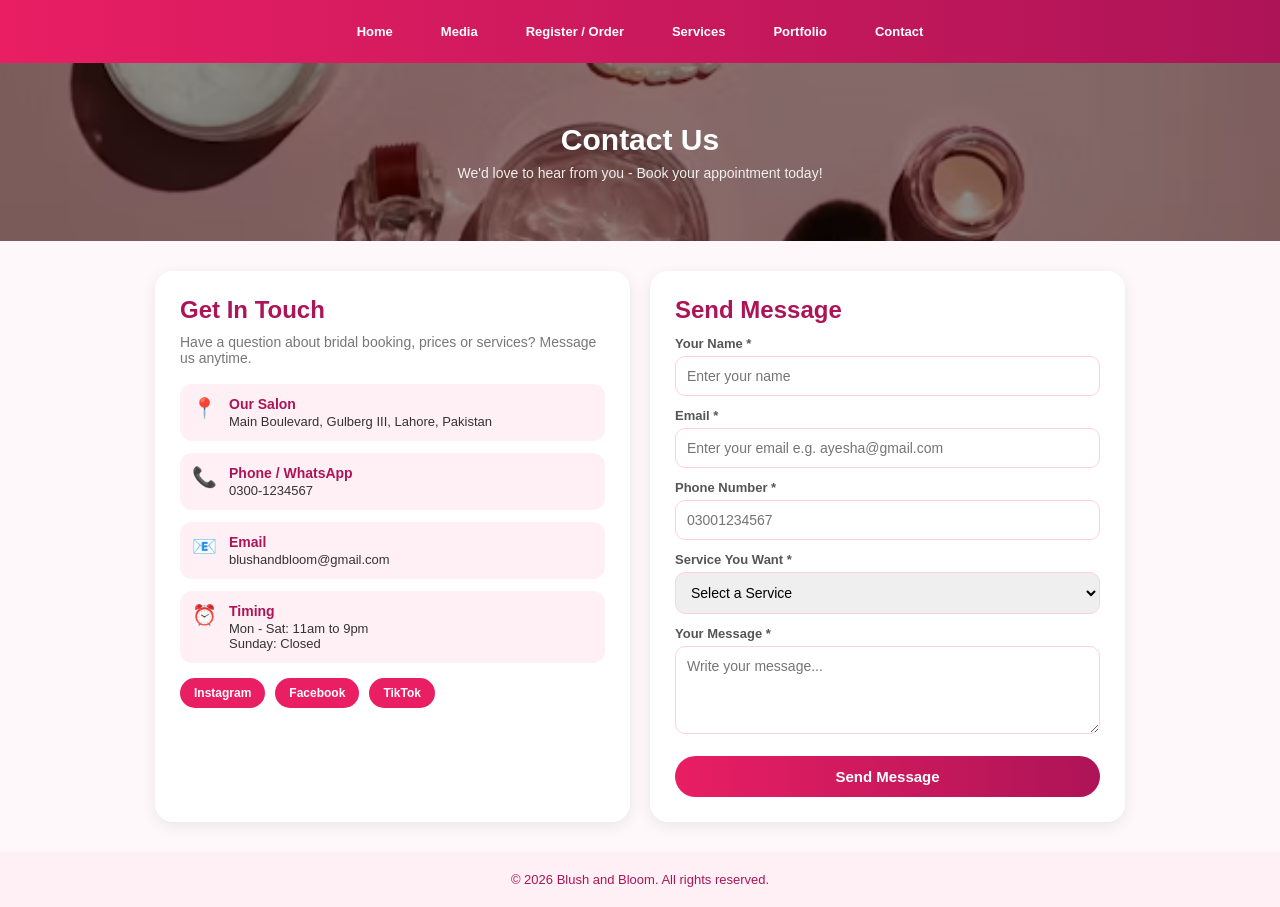
<file: contact.html>
<!DOCTYPE html>
<html lang="en">
<head>
    <meta charset="UTF-8">
    <meta name="viewport" content="width=device-width, initial-scale=1.0">
    <title>Contact - Blush and Bloom</title>
    <link rel="stylesheet" href="contact.css">
</head>
<body>
    <nav>
        <a href="home.html">Home</a>
        <a href="media.html">Media</a>
        <a href="register.html">Register / Order</a>
        <a href="service.html">Services</a>
        <a href="portfolio.html">Portfolio</a>
        <a href="contact.html">Contact</a>
    </nav>

    <header class="contact-banner">
        <h1>Contact Us</h1>
        <p>We'd love to hear from you - Book your appointment today!</p>
    </header>

    <main class="contact-main">
        <div class="info-side">
            <h2>Get In Touch</h2>
            <p>Have a question about bridal booking, prices or services? Message us anytime.</p>

            <div class="info-card">
                <span>📍</span>
                <div>
                    <h4>Our Salon</h4>
                    <p>Main Boulevard, Gulberg III, Lahore, Pakistan</p>
                </div>
            </div>

            <div class="info-card">
                <span>📞</span>
                <div>
                    <h4>Phone / WhatsApp</h4>
                    <p>0300-1234567</p>
                </div>
            </div>

            <div class="info-card">
                <span>📧</span>
                <div>
                    <h4>Email</h4>
                    <p>blushandbloom@gmail.com</p>
                </div>
            </div>

            <div class="info-card">
                <span>⏰</span>
                <div>
                    <h4>Timing</h4>
                    <p>Mon - Sat: 11am to 9pm<br>Sunday: Closed</p>
                </div>
            </div>

            <div class="social">
                <a href="#">Instagram</a>
                <a href="#">Facebook</a>
                <a href="#">TikTok</a>
            </div>
        </div>

        <div class="form-side">
            <h2>Send Message</h2>
            <form id="contactForm" novalidate>
                <label for="name">Your Name *</label>
                <input type="text" id="name" name="name" placeholder="Enter your name">
                <span class="error" id="nameError">Name kam se kam 3 letters ka hona chahiye</span>

                <label for="email">Email *</label>
                <input type="text" id="email" name="email" placeholder="Enter your email e.g. ayesha@gmail.com">
                <span class="error" id="emailError">Sahi email likho, jaise ayesha@gmail.com</span>

                <label for="phone">Phone Number *</label>
                <input type="text" id="phone" name="phone" placeholder="03001234567">
                <span class="error" id="phoneError">Phone 11 numbers ka hona chahiye, jaise 03001234567</span>

                <label for="service">Service You Want *</label>
                <select id="service" name="service">
                    <option value="" disabled selected>Select a Service</option>
                    <option value="bridal">Bridal Makeup</option>
                    <option value="party">Party Makeup</option>
                    <option value="hair">Hair Styling</option>
                    <option value="skin">Skin Care</option>
                    <option value="other">Other</option>
                </select>
                <span class="error" id="serviceError">Koi ek service select karo</span>

                <label for="message">Your Message *</label>
                <textarea id="message" name="message" rows="4" placeholder="Write your message..."></textarea>
                <span class="error" id="messageError">Message kam se kam 10 letters ka likho</span>

                <button type="submit">Send Message</button>
                <p class="success" id="successMsg">Thank you! Your message has been sent successfully. ❤️</p>
            </form>
        </div>
    </main>

    <footer>
        <p>&copy; 2026 Blush and Bloom. All rights reserved.</p>
    </footer>

<script>
   
    let form = document.getElementById("contactForm");

    form.addEventListener("submit", function(event) {
        event.preventDefault(); 

    
        let name = document.getElementById("name").value.trim();
        let email = document.getElementById("email").value.trim();
        let phone = document.getElementById("phone").value.trim();
        let service = document.getElementById("service").value;
        let message = document.getElementById("message").value.trim();

        let isValid = true; 

        
        if (name.length < 3) {
            document.getElementById("nameError").style.display = "block";
            document.getElementById("name").classList.add("error-border");
            isValid = false;
        } else {
            document.getElementById("nameError").style.display = "none";
            document.getElementById("name").classList.remove("error-border");
        }


        if (email === "" || !email.includes("@") || !email.includes(".")) {
            document.getElementById("emailError").style.display = "block";
            document.getElementById("email").classList.add("error-border");
            isValid = false;
        } else {
            document.getElementById("emailError").style.display = "none";
            document.getElementById("email").classList.remove("error-border");
        }

        if (phone.length !== 11 || isNaN(phone)) {
            document.getElementById("phoneError").style.display = "block";
            document.getElementById("phone").classList.add("error-border");
            isValid = false;
        } else {
            document.getElementById("phoneError").style.display = "none";
            document.getElementById("phone").classList.remove("error-border");
        }

        if (service === "") {
            document.getElementById("serviceError").style.display = "block";
            document.getElementById("service").classList.add("error-border");
            isValid = false;
        } else {
            document.getElementById("serviceError").style.display = "none";
            document.getElementById("service").classList.remove("error-border");
        }

        if (message.length < 10) {
            document.getElementById("messageError").style.display = "block";
            document.getElementById("message").classList.add("error-border");
            isValid = false;
        } else {
            document.getElementById("messageError").style.display = "none";
            document.getElementById("message").classList.remove("error-border");
        }

        if (isValid) {
            document.getElementById("successMsg").style.display = "block";
            form.reset(); 
        } else {
            document.getElementById("successMsg").style.display = "none";
        }
    });
</script>
</body>
</html>
</file>
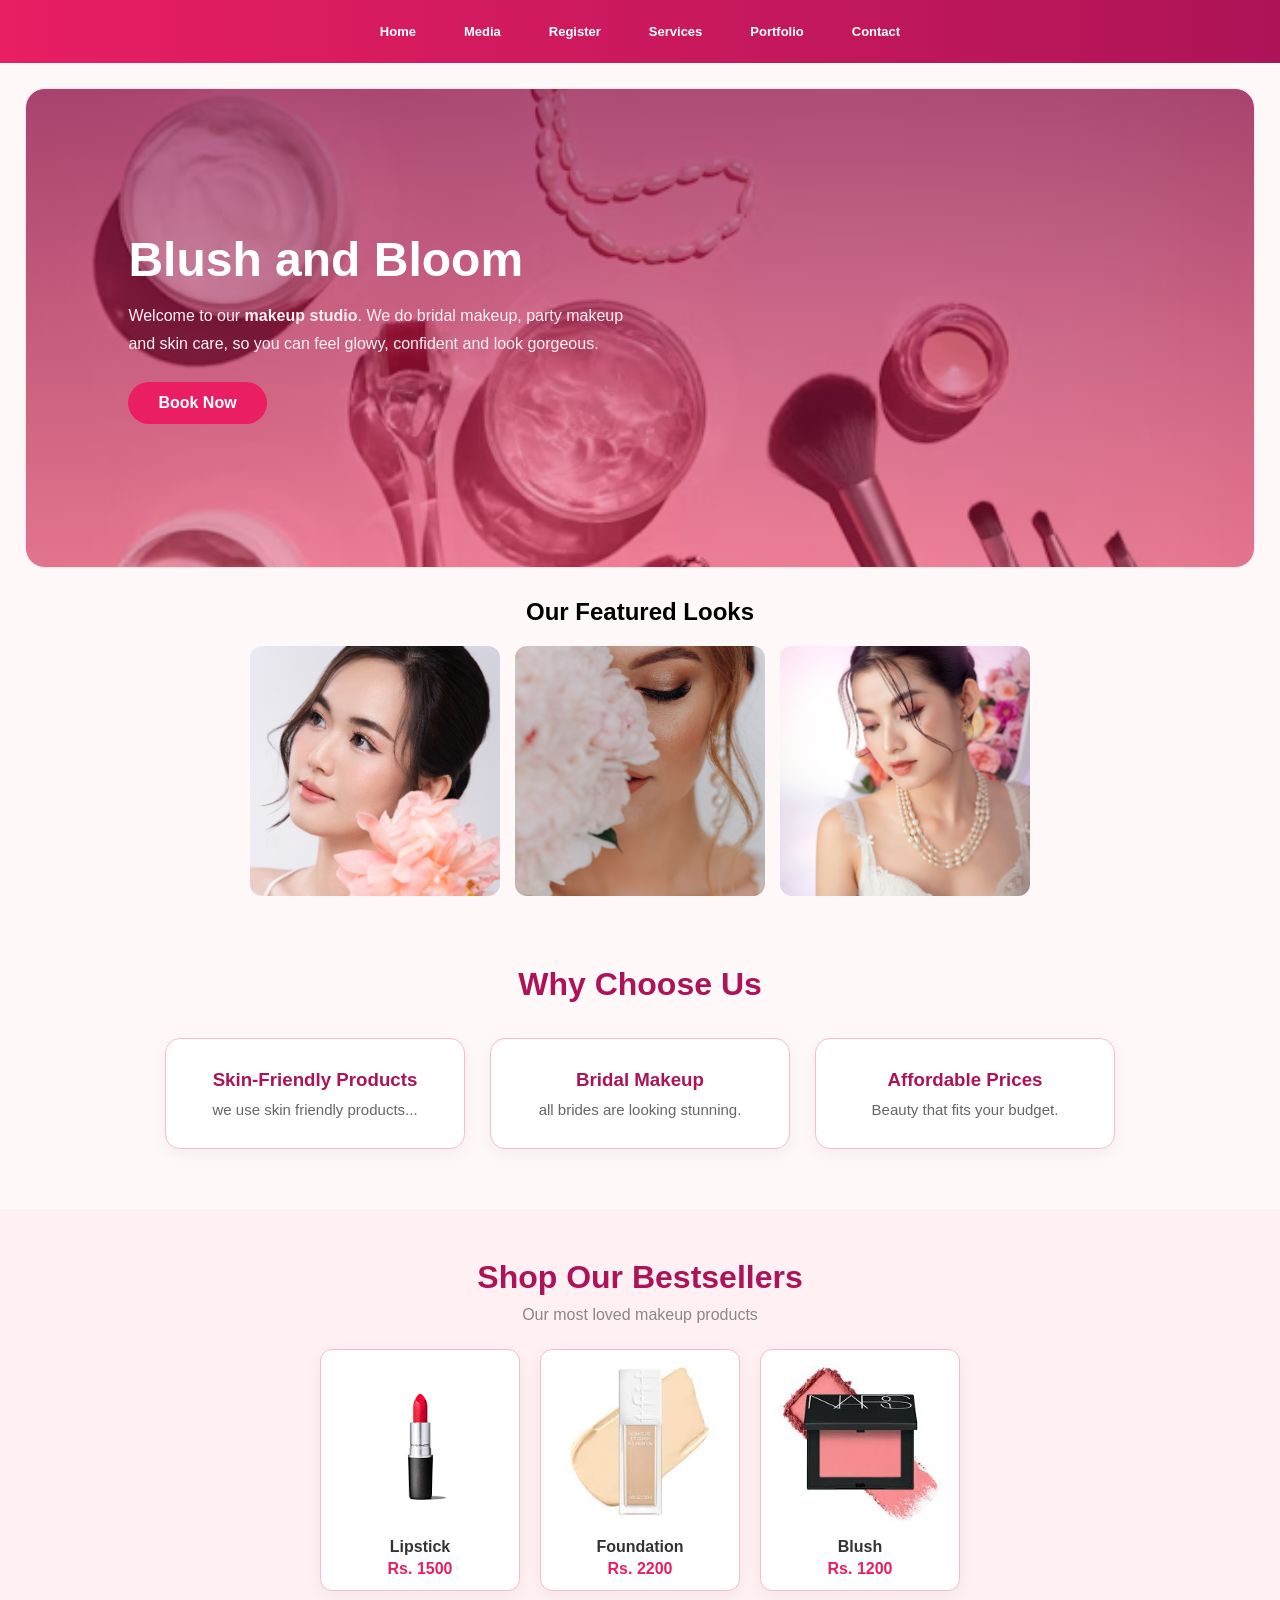
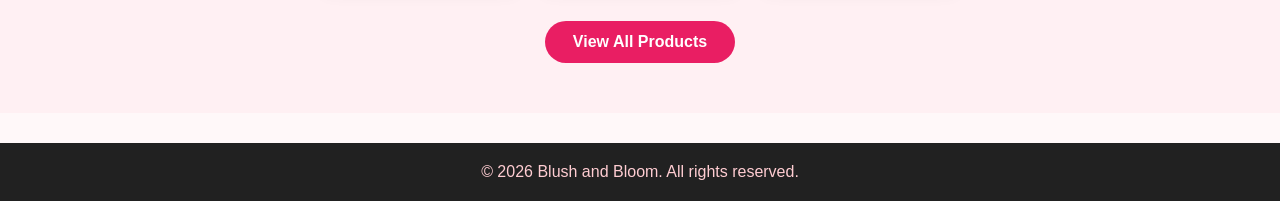
<file: home.html>
<!DOCTYPE html>
<html lang="en">
<head>
    <meta charset="UTF-8">
    <meta name="viewport" content="width=device-width, initial-scale=1.0">
    <title>Blush and Bloom</title>
    <link rel="stylesheet" href="home.css">
</head>
<body>
    <nav>
        <a href="home.html">Home</a>
        <a href="media.html">Media</a>
        <a href="register.html">Register</a>
        <a href="services.html">Services</a>
        <a href="portfolio.html">Portfolio</a>
        <a href="contact.html">Contact</a>
    </nav>

    <header class="hero" id="main-banner">
        <div class="hero-text">
            <h1>Blush and Bloom</h1>
            <p>Welcome to our <strong>makeup studio</strong>. We do bridal makeup, party makeup and skin care, so you can feel glowy, confident and look gorgeous.</p>
            <a href="contact.html">Book Now</a>
        </div>
    </header>

     <section class="featured-looks">
             <h2 style="text-align:center; margin-top:30px;">Our Featured Looks</h2>
         <div style="display:flex; gap:15px; justify-content:center; padding:20px; flex-wrap:wrap;">
            <img src="assets/pic1.jpg" width="250" style="border-radius:12px; height:250px; object-fit:cover;">
            <img src="assets/pic2.jpg" width="250" style="border-radius:12px; height:250px; object-fit:cover;">
            <img src="assets/pic3.jpg" width="250" style="border-radius:12px; height:250px; object-fit:cover;">
         </div>
</section>

    <section class="why-us">
    <h2>Why Choose Us</h2>
    <div class="features-wrapper">  

        <div class="feature">
            <h3>Skin-Friendly Products</h3>
            <p>we use skin friendly products...</p>
        </div>

        <div class="feature">
            <h3>Bridal Makeup</h3>
            <p>all brides are looking stunning.</p>
        </div>

        <div class="feature">
            <h3>Affordable Prices</h3>
            <p>Beauty that fits your budget.</p>
        </div>

    </div> 

</section>
<section class="bestseller-section">
    <h2>Shop Our Bestsellers</h2>
    <p class="bestseller-subtitle">Our most loved makeup products</p>
    <div class="bestseller-container">
        <div class="bestseller-card">
            <img src="assets/lipstick.jpg" alt="Lipstick">
            <h4>Lipstick</h4>
            <p>Rs. 1500</p>
        </div>
        <div class="bestseller-card">
            <img src="assets/foundation.jpg" alt="Foundation">
            <h4>Foundation</h4>
            <p>Rs. 2200</p>
        </div>
        <div class="bestseller-card">
            <img src="assets/blush.jpg" alt="Blush">
            <h4>Blush</h4>
            <p>Rs. 1200</p>
        </div>
    </div>
    <a href="media.html" class="view-all-btn">View All Products</a>
</section>
    <footer>
        <p>&copy; 2026 Blush and Bloom. All rights reserved.</p>
    </footer>
</body>
</html>
</file>
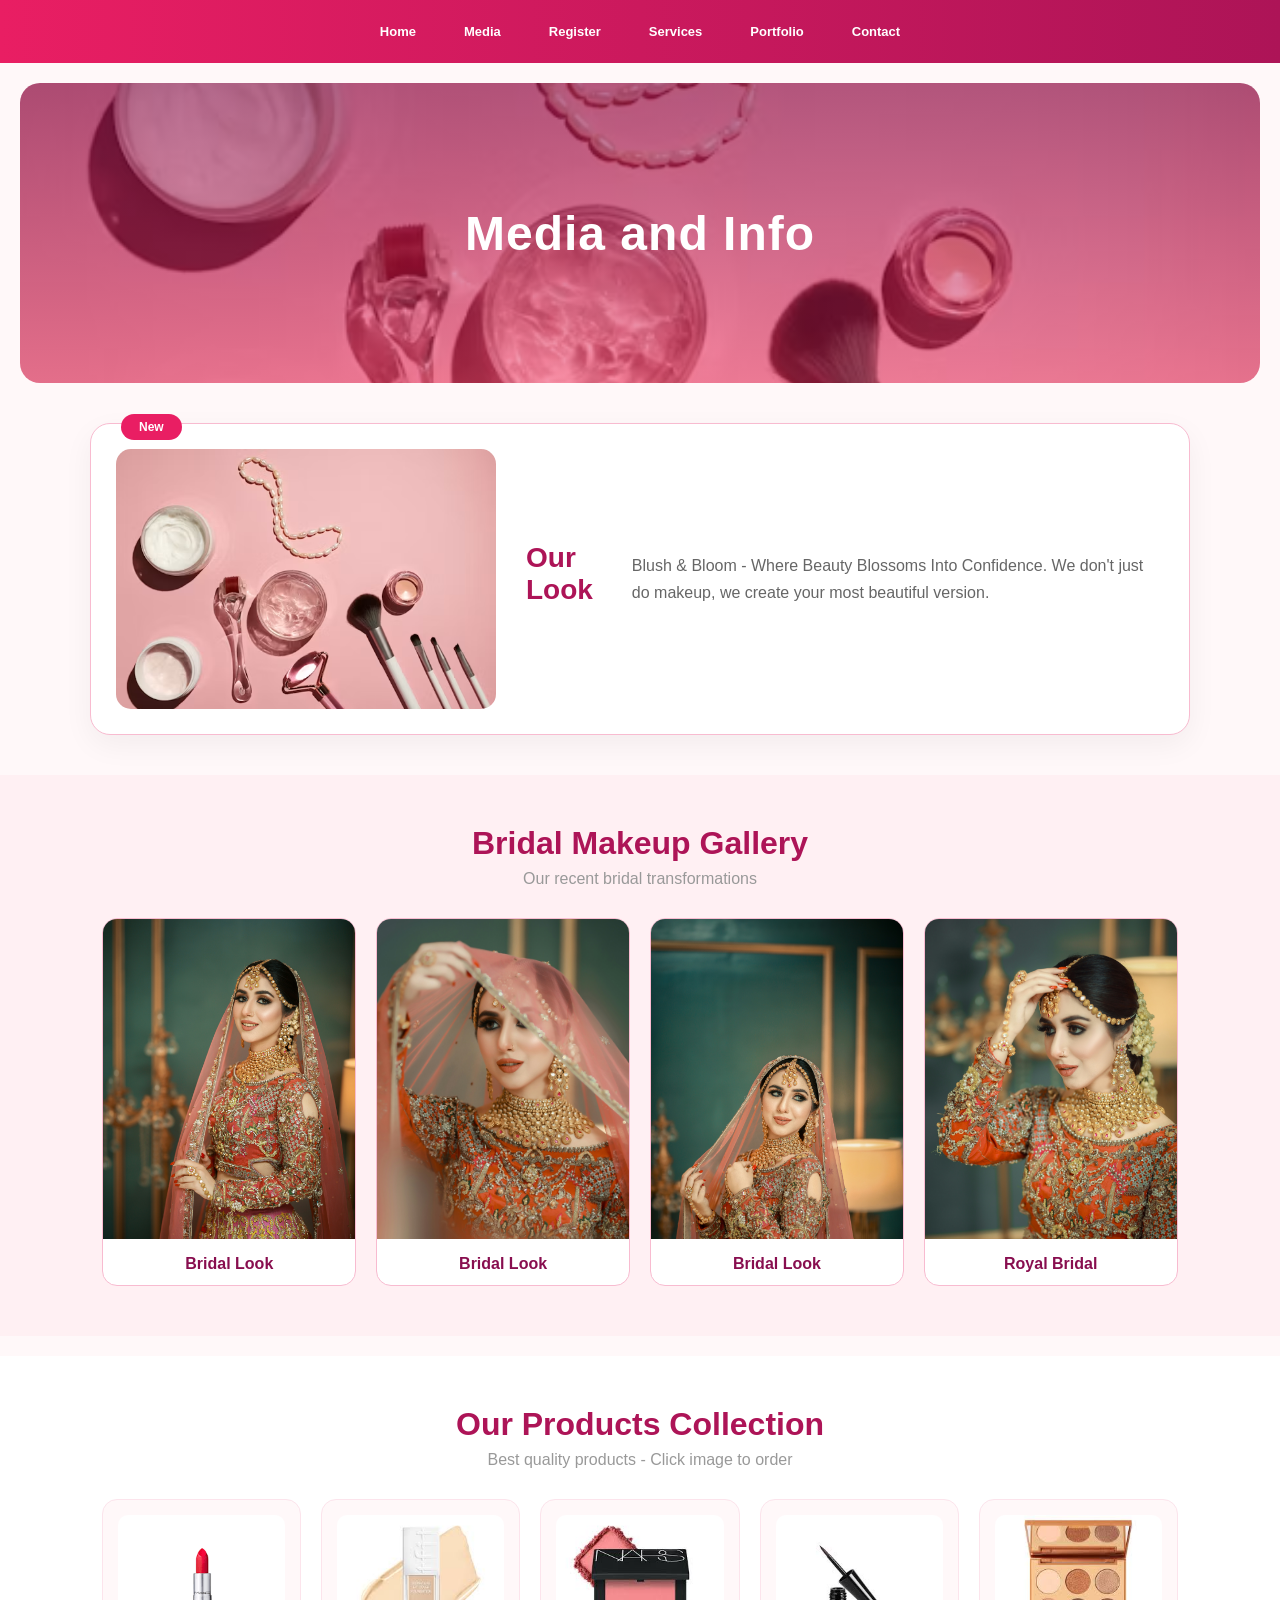
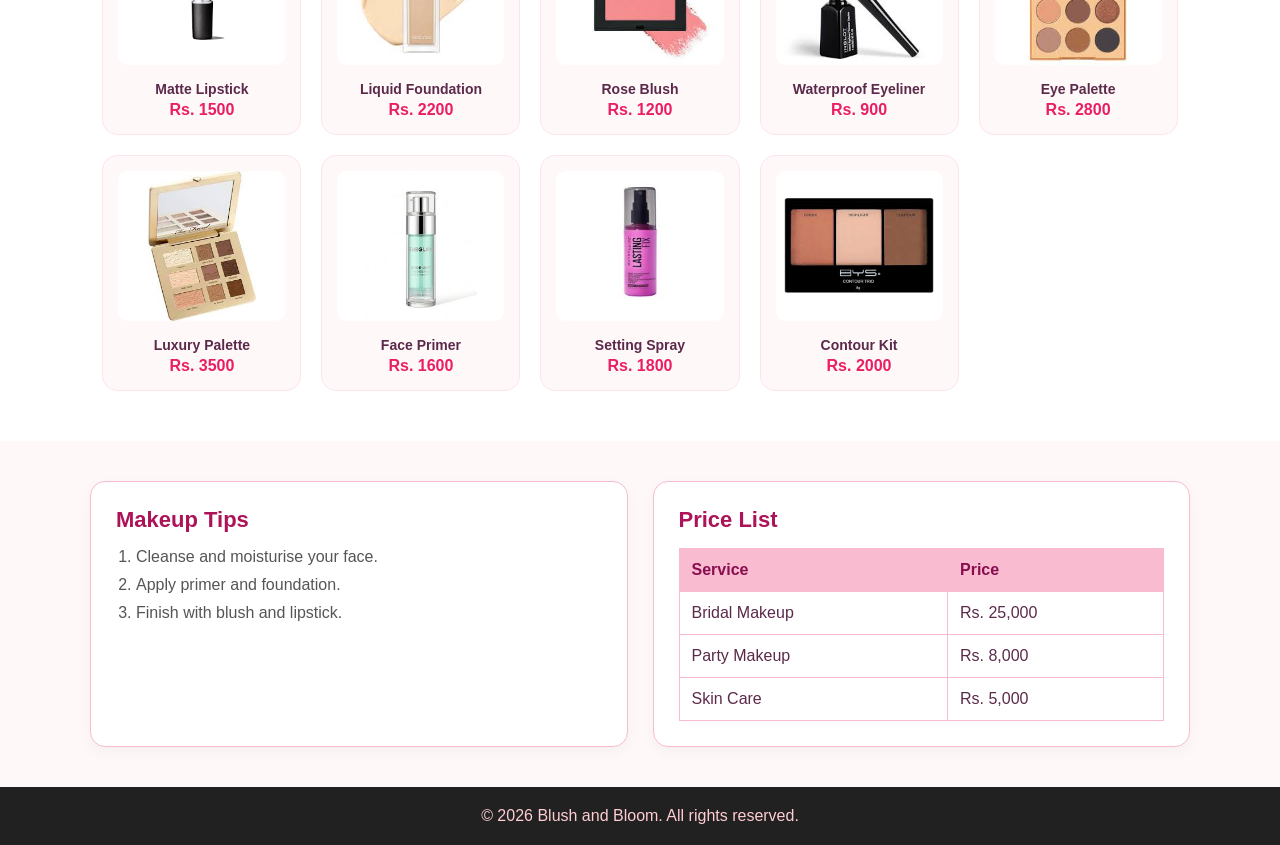
<file: media.html>
<!DOCTYPE html>
<html lang="en">
<head>
    <meta charset="UTF-8">
    <meta name="viewport" content="width=device-width, initial-scale=1.0">
    <title>blush and bloom</title>
    <link rel="stylesheet" href="media.css">
</head>
<body>
    <nav>
        <a href="home.html">Home</a>
        <a href="media.html">Media</a>
        <a href="register.html">Register</a>
        <a href="service.html">Services</a>
        <a href="portfolio.html">Portfolio</a>
        <a href="contact.html">Contact</a>
</nav>

<header class="media-banner">
    <h1>Media and Info</h1>
</header>

<main>
    <section class="photo-box">
        <span class="badge">New</span>
        <img src="assets/blush-img.avif" alt="Pink flat lay of makeup brushes and creams">
        <h2>Our Look</h2>
        <p>Blush & Bloom - Where Beauty Blossoms Into Confidence.
           We don't just do makeup, we create your most beautiful version.</p>
    </section>

    <section class="bridal-gallery">
        <h2>Bridal Makeup Gallery</h2>
        <p class="gallery-sub">Our recent bridal transformations</p>
        <div class="gallery-grid">
            <div class="g-card"><img src="assets/b1.jpg" alt="Bridal 1"><span>Bridal Look </span></div>
            <div class="g-card"><img src="assets/b2.jpg" alt="Bridal 2"><span>Bridal Look </span></div>
            <div class="g-card"><img src="assets/b3.jpg" alt="Bridal 3"><span>Bridal Look </span></div>
            <div class="g-card"><img src="assets/b4.jpg" alt="Bridal 4"><span>Royal Bridal</span></div>
        </div>
    </section>

    <section class="all-products">
        <h2>Our Products Collection</h2>
        <p class="gallery-sub">Best quality products - Click image to order</p>
        <div class="product-grid">
            <div class="p-card"><a href="register.html"><img src="assets/lipstick.jpg"><h4>Matte Lipstick</h4><p>Rs. 1500</p></a></div>
            <div class="p-card"><a href="register.html"><img src="assets/foundation.jpg"><h4>Liquid Foundation</h4><p>Rs. 2200</p></a></div>
            <div class="p-card"><a href="register.html"><img src="assets/blush.jpg"><h4>Rose Blush</h4><p>Rs. 1200</p></a></div>
            <div class="p-card"><a href="register.html"><img src="assets/eyeliner.jpg"><h4>Waterproof Eyeliner</h4><p>Rs. 900</p></a></div>
            <div class="p-card"><a href="register.html"><img src="assets/eyepalette.jpg"><h4>Eye Palette</h4><p>Rs. 2800</p></a></div>
            <div class="p-card"><a href="register.html"><img src="assets/luxurypalette.jpg"><h4>Luxury Palette</h4><p>Rs. 3500</p></a></div>
            <div class="p-card"><a href="register.html"><img src="assets/primer.jpg"><h4>Face Primer</h4><p>Rs. 1600</p></a></div>
            <div class="p-card"><a href="register.html"><img src="assets/settingspray.jpg"><h4>Setting Spray</h4><p>Rs. 1800</p></a></div>
            <div class="p-card"><a href="register.html"><img src="assets/contourkit.jpg"><h4>Contour Kit</h4><p>Rs. 2000</p></a></div>
        </div>
    </section>

    <div class="bottom-row">
        <section class="tips-box">
            <h2>Makeup Tips</h2>
            <ol>
                <li>Cleanse and moisturise your face.</li>
                <li>Apply primer and foundation.</li>
                <li>Finish with blush and lipstick.</li>
            </ol>
        </section>

        <section class="price-box">
            <h2>Price List</h2>
            <div class="table-wrap">
                <table>
                    <tr><th>Service</th><th>Price</th></tr>
                    <tr><td>Bridal Makeup</td><td>Rs. 25,000</td></tr>
                    <tr><td>Party Makeup</td><td>Rs. 8,000</td></tr>
                    <tr><td>Skin Care</td><td>Rs. 5,000</td></tr>
                </table>
            </div>
        </section>
    </div>
</main>

<footer>
    <p>&copy; 2026 Blush and Bloom. All rights reserved.</p>
</footer>
</body>
</html>
</file>
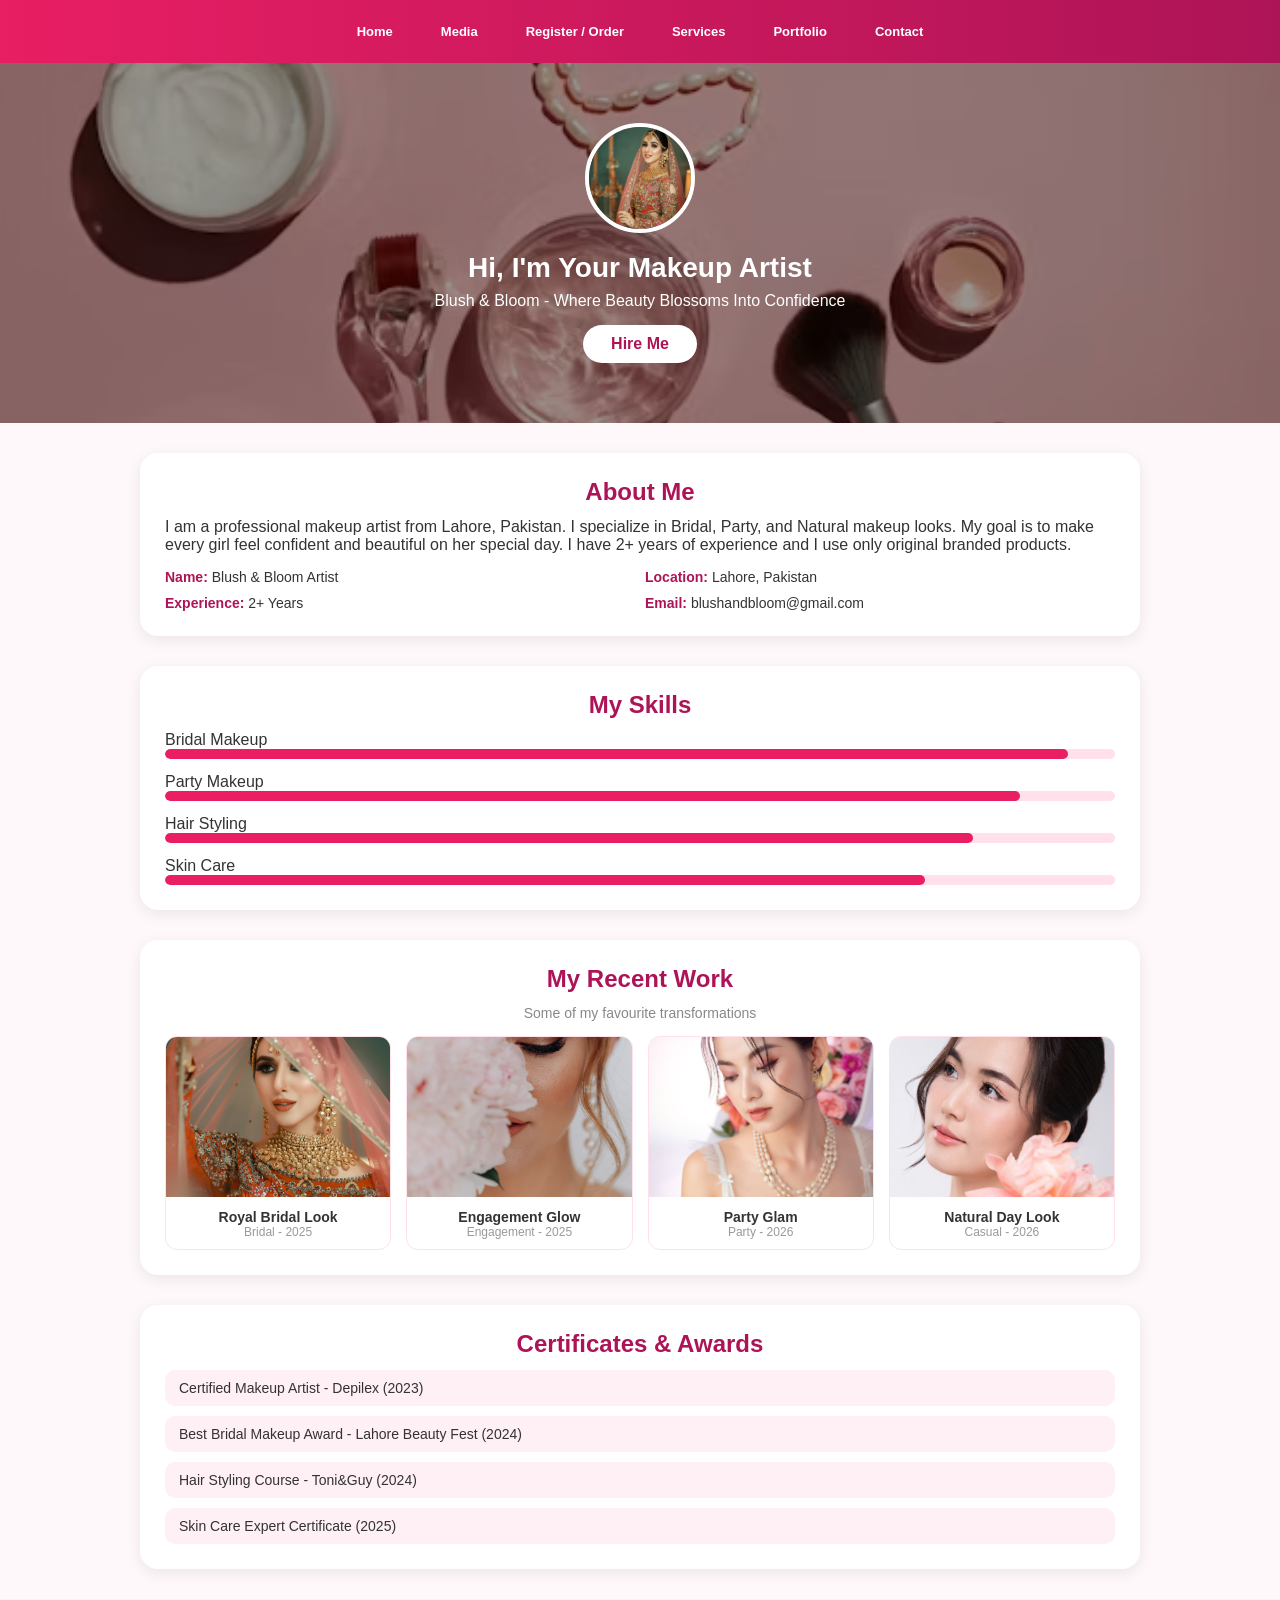
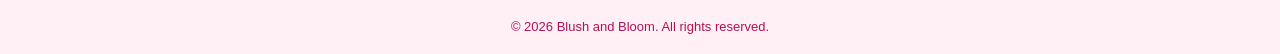
<file: portfolio.html>
<!DOCTYPE html>
<html lang="en">
<head>
    <meta charset="UTF-8">
    <meta name="viewport" content="width=device-width, initial-scale=1.0">
    <title>Portfolio - Blush and Bloom</title>
    <link rel="stylesheet" href="portfolio.css">
</head>
<body>
    <nav>
        <a href="home.html">Home</a>
        <a href="media.html">Media</a>
        <a href="register.html">Register / Order</a>
        <a href="service.html">Services</a>
        <a href="portfolio.html">Portfolio</a>
        <a href="contact.html">Contact</a>
    </nav>

    <header class="portfolio-banner">
        <div class="banner-text">
            <img src="assets/b1.jpg" alt="My Photo">
            <h1>Hi, I'm Your Makeup Artist</h1>
            <p>Blush & Bloom - Where Beauty Blossoms Into Confidence</p>
            <a href="register.html" class="hire-btn">Hire Me</a>
        </div>
    </header>

    <main>
        <section class="about-box">
            <h2>About Me</h2>
            <p>I am a professional makeup artist from Lahore, Pakistan. I specialize in Bridal, Party, and Natural makeup looks. My goal is to make every girl feel confident and beautiful on her special day. I have 2+ years of experience and I use only original branded products.</p>
            <div class="info-grid">
                <div><span>Name:</span> Blush & Bloom Artist</div>
                <div><span>Location:</span> Lahore, Pakistan</div>
                <div><span>Experience:</span> 2+ Years</div>
                <div><span>Email:</span> blushandbloom@gmail.com</div>
            </div>
        </section>

        <section class="skills-box">
            <h2>My Skills</h2>
            <div class="skills-grid">
                <div class="skill">
                    <p>Bridal Makeup</p>
                    <div class="bar"><div class="fill" style="width:95%"></div></div>
                </div>
                <div class="skill">
                    <p>Party Makeup</p>
                    <div class="bar"><div class="fill" style="width:90%"></div></div>
                </div>
                <div class="skill">
                    <p>Hair Styling</p>
                    <div class="bar"><div class="fill" style="width:85%"></div></div>
                </div>
                <div class="skill">
                    <p>Skin Care</p>
                    <div class="bar"><div class="fill" style="width:80%"></div></div>
                </div>
            </div>
        </section>

        <section class="work-box">
            <h2>My Recent Work</h2>
            <p class="sub">Some of my favourite transformations</p>
            <div class="work-grid">
                <div class="w-card"><img src="assets/b2.jpg" alt="Work 1"><h4>Royal Bridal Look</h4><p>Bridal - 2025</p></div>
                <div class="w-card"><img src="assets/pic2.jpg" alt="Work 2"><h4>Engagement Glow</h4><p>Engagement - 2025</p></div>
                <div class="w-card"><img src="assets/pic3.jpg" alt="Work 3"><h4>Party Glam</h4><p>Party - 2026</p></div>
                <div class="w-card"><img src="assets/pic1.jpg" alt="Work 4"><h4>Natural Day Look</h4><p>Casual - 2026</p></div>
            </div>
        </section>

        <section class="cert-box">
            <h2>Certificates & Awards</h2>
            <ul>
                <li>Certified Makeup Artist - Depilex (2023)</li>
                <li>Best Bridal Makeup Award - Lahore Beauty Fest (2024)</li>
                <li>Hair Styling Course - Toni&Guy (2024)</li>
                <li>Skin Care Expert Certificate (2025)</li>
            </ul>
        </section>
    </main>

    <footer>
        <p>&copy; 2026 Blush and Bloom. All rights reserved.</p>
    </footer>
</body>
</html>
</file>
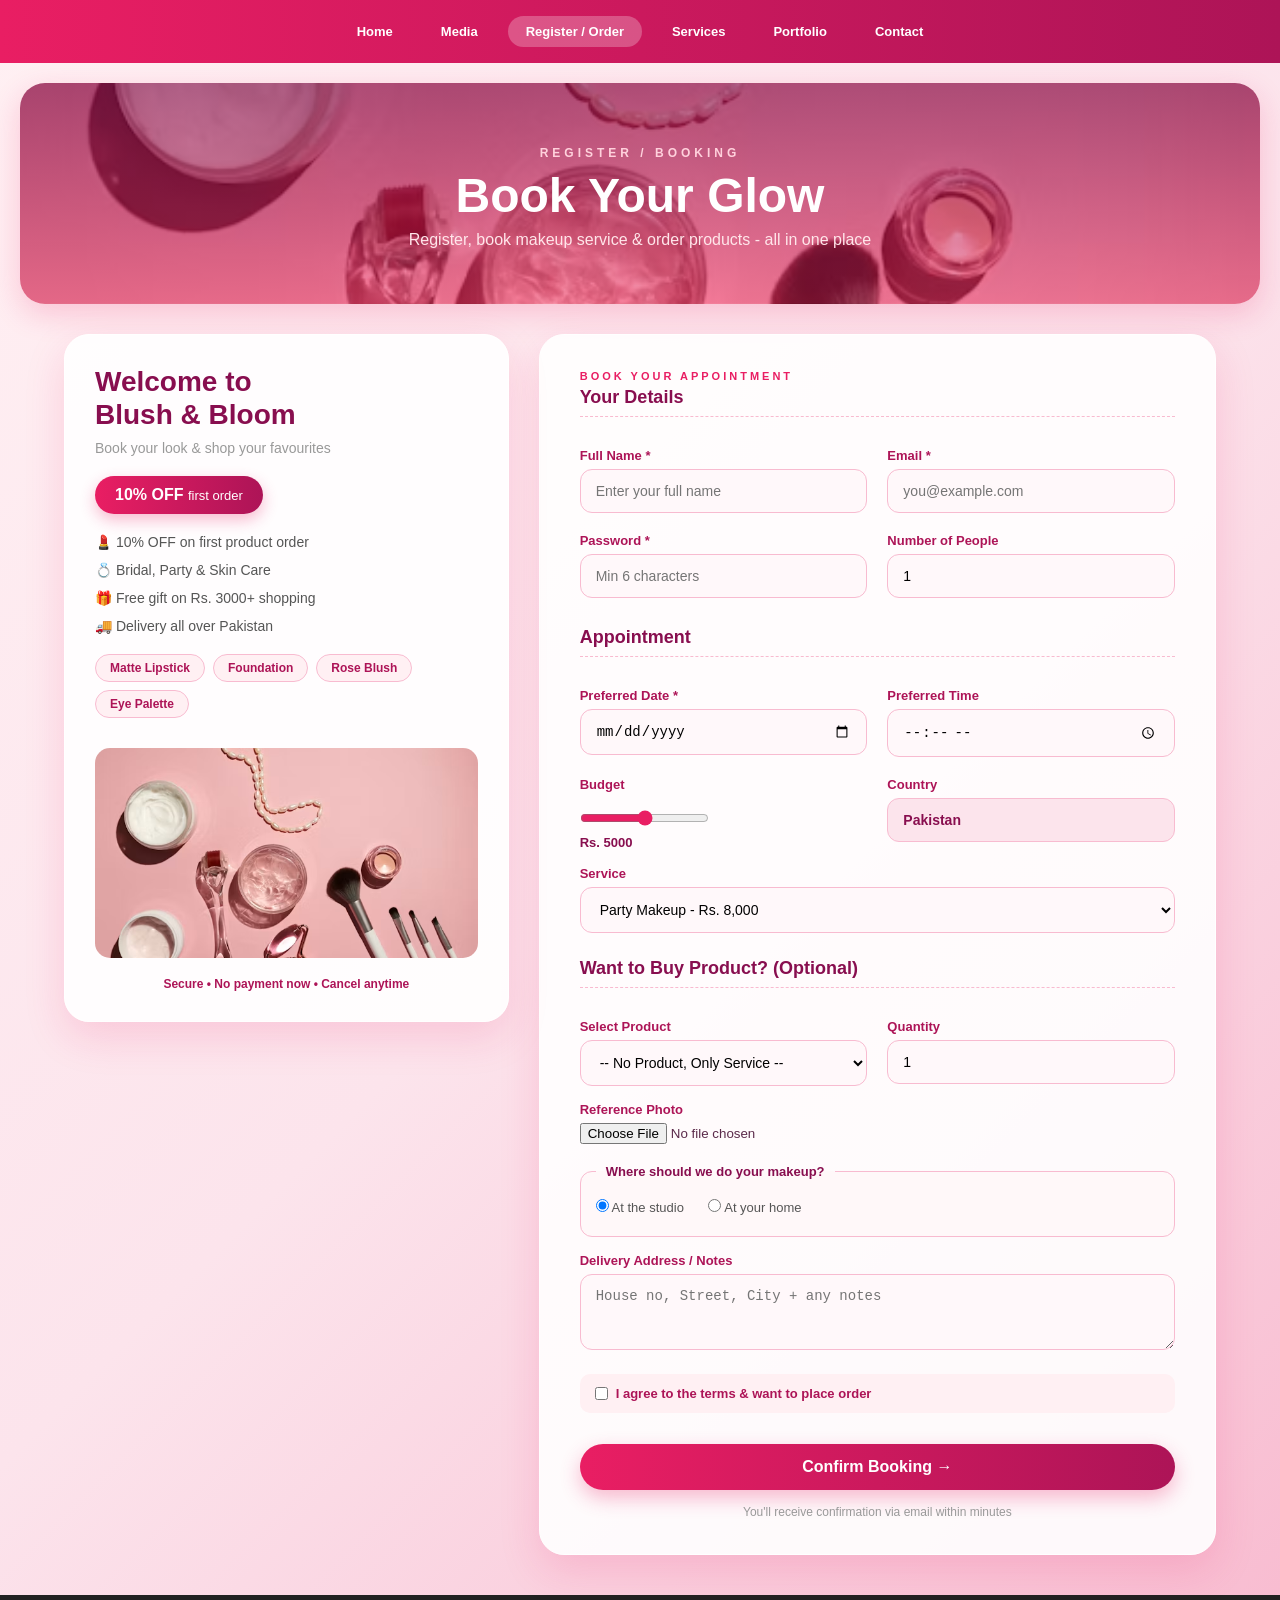
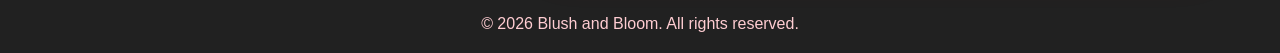
<file: register.html>
<!DOCTYPE html>
<html lang="en">
<head>
    <meta charset="UTF-8">
    <meta name="viewport" content="width=device-width, initial-scale=1.0">
    <title>Blush and Bloom - Book & Shop</title>
    <link rel="stylesheet" href="register.css">
</head>
<body>
    <nav>
        <a href="home.html">Home</a>
        <a href="media.html">Media</a>
        <a href="register.html" class="active">Register / Order</a>
        <a href="service.html">Services</a>
        <a href="portfolio.html">Portfolio</a>
        <a href="contact.html">Contact</a>
    </nav>

    <header class="reg-banner">
        <p class="banner-small">REGISTER / BOOKING</p>
        <h1>Book Your Glow</h1>
        <p>Register, book makeup service & order products - all in one place</p>
    </header>

    <main class="form-wrap">
        
        <div class="left-offer">
            <h2>Welcome to<br>Blush & Bloom</h2>
            <p class="left-sub">Book your look & shop your favourites</p>
            
            <div class="offer-badge">10% OFF <span>first order</span></div>

            <ul>
                <li>💄 10% OFF on first product order</li>
                <li>💍 Bridal, Party & Skin Care</li>
                <li>🎁 Free gift on Rs. 3000+ shopping</li>
                <li>🚚 Delivery all over Pakistan</li>
            </ul>
            <div class="mini-products">
                <span>Matte Lipstick</span>
                <span>Foundation</span>
                <span>Rose Blush</span>
                <span>Eye Palette</span>
            </div>
            <img src="assets/blush-img.avif" alt="makeup">
            <p class="left-note">Secure • No payment now • Cancel anytime</p>
        </div>

        <form id="regForm" class="form-right" novalidate>
            <p class="form-small">BOOK YOUR APPOINTMENT</p>
            <h3>Your Details</h3>
            <div class="grid-2">
                <div>
                    <label for="fullname">Full Name *</label>
                    <input type="text" id="fullname" placeholder="Enter your full name">
                    <span class="err" id="nameErr"></span>
                </div>
                <div>
                    <label for="email">Email *</label>
                    <input type="email" id="email" placeholder="you@example.com">
                    <span class="err" id="emailErr"></span>
                </div>
            </div>

            <div class="grid-2">
                <div>
                    <label for="password">Password *</label>
                    <input type="password" id="password" placeholder="Min 6 characters">
                    <span class="err" id="passErr"></span>
                </div>
                <div>
                    <label for="guests">Number of People</label>
                    <input type="number" id="guests" min="1" max="10" value="1">
                    <span class="err" id="guestErr"></span>
                </div>
            </div>

            <h3>Appointment</h3>
            <div class="grid-2">
                <div>
                    <label for="date">Preferred Date *</label>
                    <input type="date" id="date">
                    <span class="err" id="dateErr"></span>
                </div>
                <div>
                    <label for="time">Preferred Time</label>
                    <input type="time" id="time" min="10:00" max="20:00">
                    <span class="err" id="timeErr"></span>
                </div>
            </div>

            <div class="grid-2">
                <div>
                    <label for="budget">Budget</label>
                    <input type="range" id="budget" min="5000" max="50000" step="1000">
                    <p id="budgetVal">Rs. 5000</p>
                </div>
                <div>
                    <label for="country">Country</label>
                    <input type="text" id="country" value="Pakistan" readonly>
                </div>
            </div>

            <label for="service">Service</label>
            <select id="service">
                <option value="bridal">Bridal Makeup - Rs. 25,000</option>
                <option value="party" selected>Party Makeup - Rs. 8,000</option>
                <option value="skin">Skin Care - Rs. 5,000</option>
                <option value="natural">Natural Look</option>
                <option value="engagement">Engagement Makeup</option>
                <option value="hair">Hair Styling</option>
            </select>

            <h3>Want to Buy Product? (Optional)</h3>
            <div class="grid-2">
                <div>
                    <label>Select Product</label>
                    <select id="product">
                        <option value="">-- No Product, Only Service --</option>
                        <option>Matte Lipstick - Rs. 1500</option>
                        <option>Liquid Foundation - Rs. 2200</option>
                        <option>Rose Blush - Rs. 1200</option>
                        <option>Waterproof Eyeliner - Rs. 900</option>
                        <option>Eye Palette - Rs. 2800</option>
                        <option>Luxury Palette - Rs. 3500</option>
                        <option>Face Primer - Rs. 1600</option>
                        <option>Setting Spray - Rs. 1800</option>
                    </select>
                </div>
                <div>
                    <label>Quantity</label>
                    <input type="number" id="qty" min="1" value="1">
                </div>
            </div>

            <label for="photo">Reference Photo</label>
            <input type="file" id="photo">

            <fieldset>
                <legend>Where should we do your makeup?</legend>
                <label><input type="radio" name="place" value="studio" checked> At the studio</label>
                <label><input type="radio" name="place" value="home"> At your home</label>
            </fieldset>

            <label for="notes">Delivery Address / Notes</label>
            <textarea id="notes" rows="3" placeholder="House no, Street, City + any notes" maxlength="200"></textarea>

            <label class="terms"><input type="checkbox" id="terms"> I agree to the terms & want to place order</label>
            <span class="err" id="termsErr"></span>

            <button type="submit">Confirm Booking →</button>
            <p id="successMsg"></p>
            <p class="form-note">You'll receive confirmation via email within minutes</p>
        </form>
    </main>

    <footer>
        <p>&copy; 2026 Blush and Bloom. All rights reserved.</p>
    </footer>

<script>
    document.getElementById("budget").addEventListener("input", function(){
        document.getElementById("budgetVal").innerText = "Rs. " + this.value;
    });

    function setError(inputId, errId, msg){
        document.getElementById(errId).innerText = msg;
        let inp = document.getElementById(inputId);
        if(msg){
            inp.classList.add("invalid");
            return false;
        } else {
            inp.classList.remove("invalid");
            return true;
        }
    }

    function validateName(){
        let name = document.getElementById("fullname").value.trim();
        if(name.length < 3){
            return setError("fullname","nameErr","Name kam se kam 3 letters ka ho");
        }
        return setError("fullname","nameErr","");
    }

    function validateEmail(){
        let email = document.getElementById("email").value.trim();
        let emailPattern = /^[^\s@]+@[^\s@]+\.[^\s@]+$/;
        if(!emailPattern.test(email)){
            return setError("email","emailErr","Sahi email likho - you@gmail.com");
        }
        return setError("email","emailErr","");
    }

    function validatePass(){
        let pass = document.getElementById("password").value;
        if(pass.length < 6){
            return setError("password","passErr","Password kam se kam 6 characters ka ho");
        }
        return setError("password","passErr","");
    }

    function validateGuests(){
        let guests = document.getElementById("guests").value;
        if(guests < 1 || guests > 10){
            return setError("guests","guestErr","1 se 10 ke darmiyan likho");
        }
        return setError("guests","guestErr","");
    }

    function validateDate(){
        let dateVal = document.getElementById("date").value;
        let today = new Date().toISOString().split("T")[0];
        if(!dateVal){
            return setError("date","dateErr","Date select karo");
        } else if(dateVal < today){
            return setError("date","dateErr","Purani date nahi select kar sakte");
        }
        return setError("date","dateErr","");
    }

    function validateTime(){
        let timeVal = document.getElementById("time").value;
        if(timeVal && (timeVal < "10:00" || timeVal > "20:00")){
            return setError("time","timeErr","Time 10am se 8pm ke darmiyan ho");
        }
        return setError("time","timeErr","");
    }

    function validateTerms(){
        let terms = document.getElementById("terms");
        if(!terms.checked){
            document.getElementById("termsErr").innerText = "Please terms ko agree karo";
            return false;
        } else {
            document.getElementById("termsErr").innerText = "";
            return true;
        }
    }

    
    document.getElementById("fullname").addEventListener("input", validateName);
    document.getElementById("fullname").addEventListener("blur", validateName);

    document.getElementById("email").addEventListener("input", validateEmail);
    document.getElementById("email").addEventListener("blur", validateEmail);

    document.getElementById("password").addEventListener("input", validatePass);
    document.getElementById("password").addEventListener("blur", validatePass);

    document.getElementById("guests").addEventListener("input", validateGuests);
    document.getElementById("guests").addEventListener("blur", validateGuests);

    document.getElementById("date").addEventListener("change", validateDate);
    document.getElementById("date").addEventListener("blur", validateDate);

    document.getElementById("time").addEventListener("change", validateTime);
    document.getElementById("time").addEventListener("blur", validateTime);

    document.getElementById("terms").addEventListener("change", validateTerms);

    
    document.getElementById("regForm").addEventListener("submit", function(e){
        e.preventDefault();
        let name = document.getElementById("fullname").value.trim();

        let v1 = validateName();
        let v2 = validateEmail();
        let v3 = validatePass();
        let v4 = validateGuests();
        let v5 = validateDate();
        let v6 = validateTime();
        let v7 = validateTerms();

        if(v1 && v2 && v3 && v4 && v5 && v6 && v7){
            document.getElementById("successMsg").innerText = "Thank you " + name + "! Your booking is registered successfully 💄";
            document.getElementById("regForm").reset();
            document.getElementById("budgetVal").innerText = "Rs. 5000";
        } else {
            document.getElementById("successMsg").innerText = "";
        }
    });
</script>
</body>
</html>
</file>
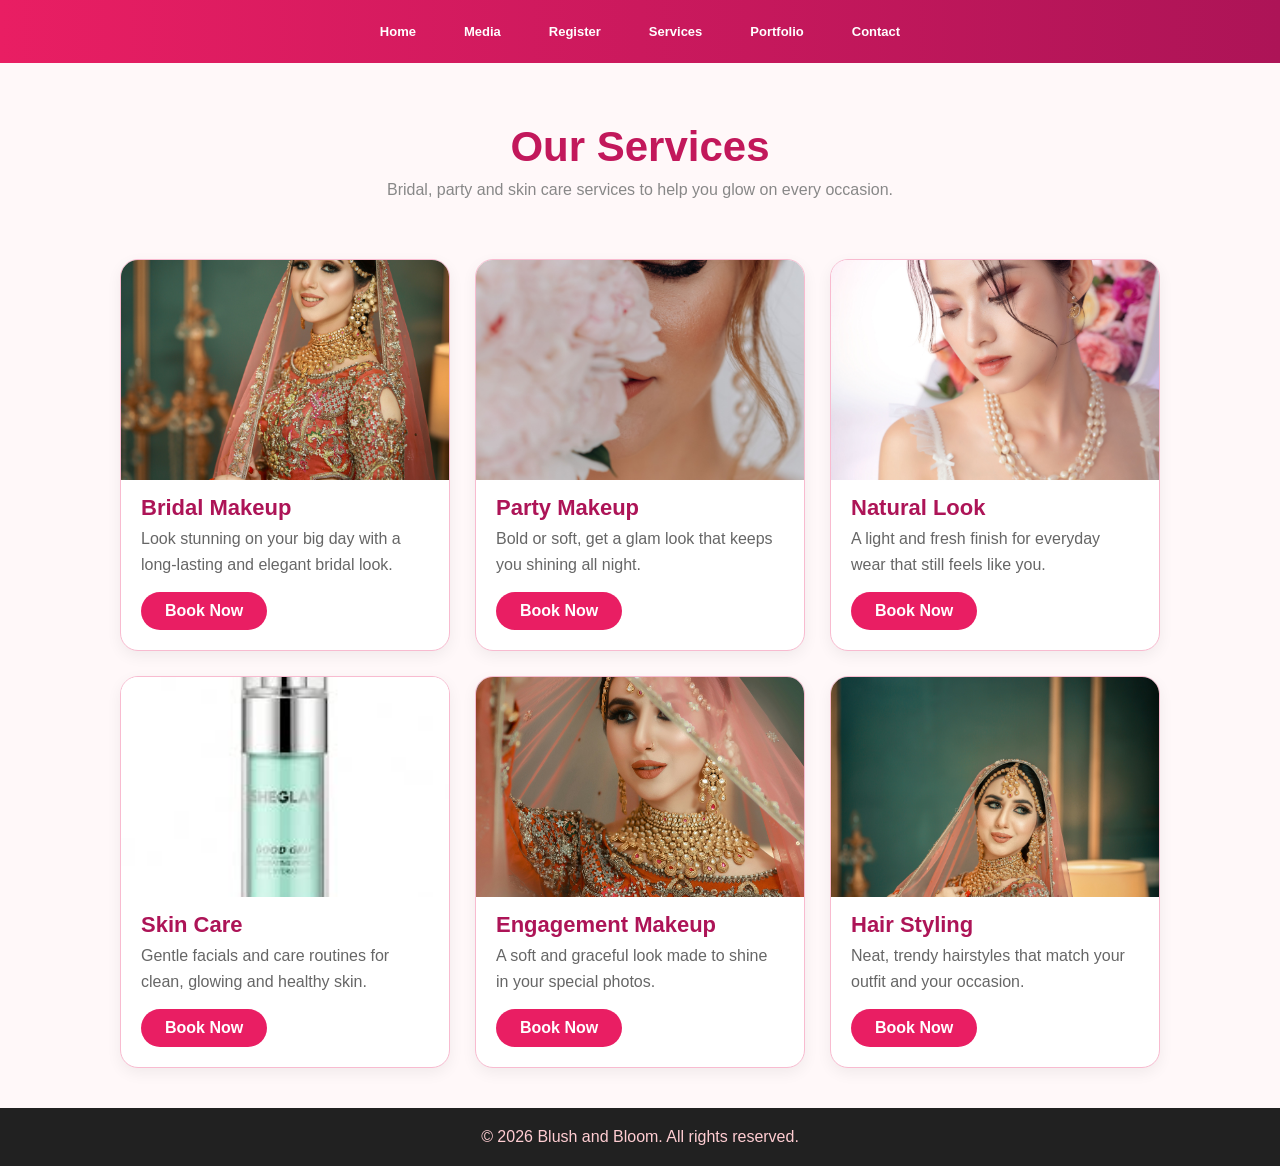
<file: service.html>
<!DOCTYPE html>
<html lang="en">
<head>
    <meta charset="UTF-8">
    <meta name="viewport" content="width=device-width, initial-scale=1.0">
    <title>Services - Blush and Bloom</title>
    <link rel="stylesheet" href="service.css">
</head>
<body>
    <nav>
        <a href="home.html">Home</a>
        <a href="media.html">Media</a>
        <a href="register.html">Register</a>
        <a href="service.html">Services</a>
        <a href="portfolio.html">Portfolio</a>
        <a href="contact.html">Contact</a>
    </nav>

    <header class="services-banner">
        <h1>Our Services</h1>
        <p>Bridal, party and skin care services to help you glow on every occasion.</p>
    </header>

    <main>
       <section class="card-list">
    <article class="service-card">
        <img src="assets/b1.jpg" alt="Bridal makeup look">
        <h2>Bridal Makeup</h2>
        <p>Look stunning on your big day with a long-lasting and elegant bridal look.</p>
        <a href="register.html?service=Bridal Makeup">Book Now</a>
    </article>

    <article class="service-card">
        <img src="assets/pic2.jpg" alt="Party makeup look">
        <h2>Party Makeup</h2>
        <p>Bold or soft, get a glam look that keeps you shining all night.</p>
        <a href="register.html?service=Party Makeup">Book Now</a>
    </article>

    <article class="service-card">
        <img src="assets/pic3.jpg" alt="Natural makeup look">
        <h2>Natural Look</h2>
        <p>A light and fresh finish for everyday wear that still feels like you.</p>
        <a href="register.html?service=Natural Look">Book Now</a>
    </article>

    <article class="service-card">
        <img src="assets/primer.jpg" alt="Skin care products">
        <h2>Skin Care</h2>
        <p>Gentle facials and care routines for clean, glowing and healthy skin.</p>
        <a href="register.html?service=Skin Care">Book Now</a>
    </article>

    <article class="service-card">
        <img src="assets/b2.jpg" alt="Engagement makeup look">
        <h2>Engagement Makeup</h2>
        <p>A soft and graceful look made to shine in your special photos.</p>
        <a href="register.html?service=Engagement Makeup">Book Now</a>
    </article>

    <article class="service-card">
        <img src="assets/b3.jpg" alt="Hair styling for events">
        <h2>Hair Styling</h2>
        <p>Neat, trendy hairstyles that match your outfit and your occasion.</p>
        <a href="register.html?service=Hair Styling">Book Now</a>
    </article>
</section>
    </main>

    <footer>
        <p>&copy; 2026 Blush and Bloom. All rights reserved.</p>
    </footer>
</body>
</html>
</file>
<file: contact.css>
*{
    margin:0;
    padding:0;
    box-sizing:border-box;
    font-family:'Segoe UI', Arial, sans-serif;
}
body{
    background:#fff8fb;
    color:#333;
}

nav {
    background: linear-gradient(90deg, #e91e63, #ad1457);
    padding: 16px 20px;
    display: flex;
    justify-content: center;
    gap: 12px;
    position: sticky;
    top: 0;
    z-index: 100;
}
nav a {
    text-decoration: none;
    color: white;
    font-size: 13px;
    font-weight: 600;
    padding: 8px 18px;
    border-radius: 20px;
    transition: background-color 0.3s;
}
nav a:hover {
    background-color: rgba(255,255,255,0.25);
}

.contact-banner{
    background: linear-gradient(rgba(0,0,0,0.45), rgba(0,0,0,0.45)), url('assets/blush-img.avif');
    background-size: cover;
    background-position: center;
    text-align: center;
    padding: 60px 20px;
    color: white;
}
.contact-banner h1{
    font-size: 30px;
    margin-bottom: 8px;
}
.contact-banner p{
    font-size: 14px;
    opacity: 0.9;
}

.contact-main{
    max-width: 1000px;
    margin: 30px auto;
    display: grid;
    grid-template-columns: 1fr 1fr;
    gap: 20px;
    padding: 0 15px;
}
.info-side, .form-side{
    background: white;
    padding: 25px;
    border-radius: 18px;
    box-shadow: 0 4px 15px rgba(0,0,0,0.08);
}
.info-side h2, .form-side h2{
    color: #ad1457;
    margin-bottom: 10px;
}
.info-side > p{
    font-size: 14px;
    color: #777;
    margin-bottom: 18px;
}
.info-card{
    display: flex;
    gap: 12px;
    background: #fff0f5;
    padding: 12px;
    border-radius: 12px;
    margin-bottom: 12px;
}
.info-card span{
    font-size: 20px;
}
.info-card h4{
    font-size: 14px;
    color: #ad1457;
}
.info-card p{
    font-size: 13px;
    margin-top: 2px;
}
.social{
    display: flex;
    gap: 10px;
    margin-top: 15px;
}
.social a{
    text-decoration: none;
    background: #e91e63;
    color: white;
    font-size: 12px;
    font-weight: 600;
    padding: 8px 14px;
    border-radius: 20px;
}

.form-side label{
    display: block;
    font-size: 13px;
    font-weight: 600;
    margin: 12px 0 5px;
    color: #555;
}
.form-side input, .form-side select, .form-side textarea{
    width: 100%;
    padding: 11px;
    border: 1px solid #ffd0de;
    border-radius: 10px;
    outline: none;
    font-size: 14px;
}
.form-side input:focus, .form-side textarea:focus{
    border-color: #e91e63;
}
.form-side button{
    width: 100%;
    margin-top: 18px;
    background: linear-gradient(90deg, #e91e63, #ad1457);
    color: white;
    border: none;
    padding: 12px;
    border-radius: 25px;
    font-size: 15px;
    font-weight: bold;
    cursor: pointer;
}

footer{
    text-align: center;
    padding: 20px;
    margin-top: 30px;
    background: #fff0f5;
    color: #ad1457;
    font-size: 13px;
}

@media(max-width:700px){
    .contact-main{ grid-template-columns: 1fr; }
}


.error{
    color: #d32f2f;
    font-size: 12px;
    display: none;
    margin-top: 5px;
}

.success{
    color: #2e7d32;
    background: #e8f5e9;
    padding: 10px;
    border-radius: 10px;
    font-size: 14px;
    font-weight: 600;
    display: none;
    text-align: center;
    margin-top: 15px;
}

.error-border{
    border: 2px solid #d32f2f !important;
}
</file>
<file: home.css>
* {
    margin: 0;
    padding: 0;
    box-sizing: border-box;
}

body {
    background-color: #fff8f9;
    font-family: 'Segoe UI', sans-serif;
}

nav {
    background: linear-gradient(90deg, #e91e63, #ad1457);
    padding: 16px 20px;
    display: flex;
    justify-content: center;
    gap: 12px;
    position: sticky;
    top: 0;
    z-index: 100;
}

nav a {
    text-decoration: none;
    color: white;
    font-size: 13px;
    font-weight: 600;
    padding: 8px 18px;
    border-radius: 20px;
    transition: background-color 0.3s;
}

nav a:hover {
    background-color: rgba(255, 255, 255, 0.25);
}

#main-banner {
    min-height: 480px;
    display: flex;
    align-items: center;
    padding: 60px 8%;
    margin: 25px;
    border-radius: 20px;
    border: 1px solid #fce4ec;
    background-image: linear-gradient(rgba(136, 14, 79, 0.65), rgba(233, 30, 99, 0.35)), url("assets/blush-img.avif");
    background-size: cover;
    background-position: center;
}

.hero-text {
    flex: 1;
    max-width: 560px;
    padding-right: 40px;
}

.hero-text h1 {
    font-size: 48px;
    color: white;
    margin-bottom: 15px;
}

.hero-text p {
    color: #fff0f3;
    line-height: 1.7;
    margin-bottom: 25px;
}

.hero-text a {
    background-color: #e91e63;
    color: white;
    padding: 12px 30px;
    border-radius: 25px;
    text-decoration: none;
    font-weight: bold;
    display: inline-block;
}

.looks-section{
    padding: 50px 8%;
    text-align: center;
}
.looks-section h2{
    font-size: 32px;
    color: #ad1457;
    margin-bottom: 30px;
}
.looks-container{
    display: flex;
    gap: 20px;
    justify-content: center;
    flex-wrap: wrap;
}
.look-card{
    width: 300px;
    background: white;
    border-radius: 15px;
    overflow: hidden;
    border: 1px solid #f8bbd0;
    box-shadow: 0 5px 15px rgba(0,0,0,0.05);
}
.look-card img{
    width: 100%;
    height: 350px;
    object-fit: cover;
}
.look-card h3{
    padding: 15px;
    color: #ad1457;
}

.why-us {
    padding: 50px 8%;
    background-color: #fff8f9;
    text-align: center;
}

.why-us h2 {
    width: 100%;
    text-align: center;
    font-size: 32px;
    margin-bottom: 35px;
    color: #ad1457;
}

.why-us .features-wrapper {
    display: flex;
    flex-wrap: wrap;
    justify-content: center;
    gap: 25px;
}

.feature {
    background-color: white;
    padding: 30px 20px;
    width: 300px;
    border-radius: 15px;
    border: 1px solid #f8bbd0;
    box-shadow: 0 5px 15px rgba(0,0,0,0.05);
}

.feature h3 {
    color: #ad1457;
    margin-bottom: 10px;
    text-transform: capitalize;
}

.feature p {
    color: #666;
    font-size: 15px;
}

.bestseller-section{
  padding:50px 8%;
  text-align:center;
  background:#fff0f3;
  margin-top:10px;
}
.bestseller-section h2{
  font-size: 32px;
  color: #ad1457;
  margin-bottom: 10px;
}
.bestseller-subtitle{
  color:#888;
  margin-bottom:25px;
  font-size: 16px;
}
.bestseller-container{
  display:flex;
  gap:20px;
  justify-content:center;
  flex-wrap:wrap;
}
.bestseller-card{
  background:#fff;
  border-radius:12px;
  padding:12px;
  width:200px;
  border: 1px solid #f8bbd0;
  box-shadow:0 4px 15px rgba(0,0,0,0.05);
  transition:0.3s;
}
.bestseller-card:hover{
  transform:translateY(-5px);
}
.bestseller-card img{
  width:100%;
  height:160px;
  object-fit:cover;
  border-radius:8px;
}
.bestseller-card h4{
  margin:12px 0 4px;
  color: #333;
}
.bestseller-card p{
  color:#e91e63;
  font-weight:bold;
  margin-top:4px;
}
.view-all-btn{
  display:inline-block;
  margin-top:30px;
  background:#e91e63;
  color:#fff;
  padding:12px 28px;
  border-radius:25px;
  text-decoration:none;
  font-weight: bold;
}

footer {
    background-color: #212121;
    color: #ffcdd2;
    text-align: center;
    padding: 20px;
    margin-top: 30px;
}
</file>
<file: media.css>
* {
    margin: 0;
    padding: 0;
    box-sizing: border-box;
}
body {
    font-family: 'Segoe UI', sans-serif;
    background-color: #fff8f9;
    color: #5b2a4a;
}
nav {
    background: linear-gradient(90deg, #e91e63, #ad1457);
    padding: 16px 20px;
    display: flex;
    justify-content: center;
    gap: 12px;
    position: sticky;
    top: 0;
    z-index: 100;
}

nav a {
    text-decoration: none;
    color: white;
    font-size: 13px;
    font-weight: 600;
    padding: 8px 18px;
    border-radius: 20px;
    transition: background-color 0.3s;
}

nav a:hover {
    background-color: rgba(255, 255, 255, 0.25);
}


.media-banner {
    height: 300px;
    background-image: linear-gradient(rgba(136, 14, 79, 0.6), rgba(233, 30, 99, 0.4)), url("assets/blush-img.avif");
    background-size: cover;
    background-position: center;
    display: flex;
    align-items: center;
    justify-content: center;
    margin: 20px;
    border-radius: 20px;
}
.media-banner h1 {
    color: white;
    font-size: 48px;
    letter-spacing: 1px;
}

main {
    width: 100%;
    max-width: 100%;
    margin: 0;
}


.photo-box {
    display: flex;
    align-items: center;
    gap: 30px;
    background: white;
    width: 90%;
    max-width: 1100px;
    margin: 40px auto;
    padding: 25px;
    border: 1px solid #f8bbd0;
    border-radius: 20px;
    box-shadow: 0 10px 30px rgba(0,0,0,0.05);
    position: relative;
}
.photo-box img {
    width: 380px;
    height: 260px;
    object-fit: cover;
    border-radius: 15px;
    flex-shrink: 0;
}
.photo-box h2 { 
    color: #ad1457; font-size: 28px; margin-bottom: 10px; 
}
.photo-box p { 
    color: #666; line-height: 1.7;
 }
.badge {
    position: absolute;
    top: -10px;
    left: 30px;
    background: #e91e63;
    color: white;
    padding: 6px 18px;
    border-radius: 20px;
    font-size: 12px;
    font-weight: bold;
}

.bridal-gallery {
    background: #fff0f3;
    padding: 50px 8%;
    text-align: center;
    margin: 20px 0;
}
.bridal-gallery h2 { 
    color: #ad1457; font-size: 32px;
 }
.gallery-sub {
     color: #999; margin: 8px 0 30px; 
    }
.gallery-grid {
    display: grid;
    grid-template-columns: repeat(4, 1fr);
    gap: 20px;
    max-width: 1200px;
    margin: auto;
}
.g-card {
    background: white;
    border-radius: 15px;
    overflow: hidden;
    border: 1px solid #f8bbd0;
    transition: 0.3s;
}
.g-card:hover { 
    transform: translateY(-8px); box-shadow: 0 12px 25px rgba(233,30,99,0.15); 
}
.g-card img {
     width: 100%; height: 320px; object-fit: cover;
     }
.g-card span { 
    display: block; padding: 12px; font-weight: 600; color: #880e4f;
 }


.all-products {
    background: white;
    padding: 50px 8%;
    text-align: center;
}
.all-products h2 { 
    color: #ad1457; font-size: 32px; 
}
.product-grid {
    display: grid;
    grid-template-columns: repeat(auto-fit, minmax(180px, 1fr));
    gap: 20px;
    max-width: 1200px;
    margin: 30px auto 0;
}
.p-card {
    background: #fff8f9;
    padding: 15px;
    border-radius: 15px;
    border: 1px solid #fce4ec;
    transition: 0.3s;
}
.p-card:hover { 
    transform: scale(1.05); background: white; border-color: #f8bbd0; box-shadow: 0 8px 20px rgba(0,0,0,0.07);
 }
.p-card img {
     width: 100%; height: 150px; object-fit: contain; background: white; border-radius: 10px;
     }
.p-card h4 {
     margin: 12px 0 4px; font-size: 14px;
     }
.p-card p {
     color: #e91e63; font-weight: bold; 
    }


.bottom-row {
    display: flex;
    gap: 25px;
    width: 90%;
    max-width: 1100px;
    margin: 40px auto;
}
.tips-box, .price-box {
    flex: 1;
    background: white;
    padding: 25px;
    border-radius: 15px;
    border: 1px solid #f8bbd0;
    box-shadow: 0 5px 15px rgba(0,0,0,0.04);
}
.tips-box h2, .price-box h2 { 
    color: #ad1457; margin-bottom: 15px; font-size: 22px; 
}
li { 
    margin-left: 20px; margin-bottom: 10px; color: #555;
 }
table { 
    width: 100%; border-collapse: collapse;
 }
th, td {
     padding: 12px; border: 1px solid #f8bbd0; text-align: left; 
    }
th {
     background: #f8bbd0; color: #880e4f;
 }
.p-card a{
     text-decoration:none;
      color:inherit; 
      display:block;
     }
.p-card a:hover{ 
    transform:scale(1.02); 
}
footer {
    background: #212121;
    color: #ffcdd2;
    text-align: center;
    padding: 20px;
    margin-top: 40px;
}

@media(max-width: 768px){
    .photo-box { flex-direction: column; }
    .gallery-grid { grid-template-columns: repeat(2, 1fr); }
    .bottom-row { flex-direction: column; }
    nav { text-align: center; padding: 15px; }
}
</file>
<file: portfolio.css>
*{
    margin:0;
    padding:0;
    box-sizing:border-box;
    font-family: 'Segoe UI', Arial, sans-serif;
}

body{
    background:#fff8fb;
    color:#333;
}

nav {
    background: linear-gradient(90deg, #e91e63, #ad1457);
    padding: 16px 20px;
    display: flex;
    justify-content: center;
    gap: 12px;
    position: sticky;
    top: 0;
    z-index: 100;
}
nav a {
    text-decoration: none;
    color: white;
    font-size: 13px;
    font-weight: 600;
    padding: 8px 18px;
    border-radius: 20px;
    transition: background-color 0.3s;
}
nav a:hover {
    background-color: rgba(255, 255, 255, 0.25);
}

.portfolio-banner{
    background: linear-gradient(rgba(0,0,0,0.4), rgba(0,0,0,0.4)), url('assets/blush-img.avif');
    background-size: cover;
    background-position: center;
    text-align: center;
    padding: 60px 20px;
    color: white;
}
.portfolio-banner img{
    width:110px;
    height:110px;
    border-radius:50%;
    border:4px solid white;
    object-fit:cover;
    margin-bottom:15px;
}
.portfolio-banner h1{
    font-size:28px;
    margin-bottom:8px;
}
.hire-btn{
    display:inline-block;
    margin-top:15px;
    background:white;
    color:#ad1457;
    padding:10px 28px;
    border-radius:25px;
    text-decoration:none;
    font-weight:bold;
}

.about-box, .skills-box, .work-box, .cert-box{
    max-width:1000px;
    margin:30px auto;
    background:white;
    padding:25px;
    border-radius:18px;
    box-shadow:0 4px 15px rgba(0,0,0,0.08);
}
h2{
    color:#ad1457;
    margin-bottom:12px;
    text-align:center;
}
.sub{
    text-align:center;
    color:#888;
    margin-bottom:15px;
    font-size:14px;
}

.info-grid{
    display:grid;
    grid-template-columns:1fr 1fr;
    gap:10px;
    margin-top:15px;
    font-size:14px;
}
.info-grid span{
    font-weight:bold;
    color:#ad1457;
}

.skills-grid{
    display:grid;
    gap:14px;
    margin-top:10px;
}
.bar{
    background:#ffe0eb;
    height:10px;
    border-radius:10px;
    overflow:hidden;
}
.fill{
    height:100%;
    background:#e91e63;
    border-radius:10px;
}

.work-grid{
    display:grid;
    grid-template-columns:repeat(4, 1fr);
    gap:15px;
}
.w-card{
    text-align:center;
    border:1px solid #ffe0eb;
    border-radius:12px;
    overflow:hidden;
    padding-bottom:10px;
}
.w-card img{
    width:100%;
    height:160px;
    object-fit:cover;
}
.w-card h4{
    font-size:14px;
    margin-top:8px;
    color:#333;
}
.w-card p{
    font-size:12px;
    color:#999;
}

.cert-box ul{
    list-style:none;
    display:grid;
    gap:10px;
    margin-top:10px;
}
.cert-box li{
    background:#fff0f5;
    padding:10px 14px;
    border-radius:10px;
    font-size:14px;
}

footer{
    text-align:center;
    padding:20px;
    margin-top:30px;
    background:#fff0f5;
    color:#ad1457;
    font-size:13px;
}

@media(max-width:700px){
    .work-grid{ grid-template-columns:1fr 1fr; }
    .info-grid{ grid-template-columns:1fr; }
}
</file>
<file: register.css>
* {
    margin: 0;
    padding: 0;
    box-sizing: border-box;
}
body {
    font-family: 'Segoe UI', sans-serif;
    background: linear-gradient(135deg, #fff0f3, #fce4ec, #f8bbd0);
    min-height: 100vh;
    color: #5b2a4a;
}
nav {
    background: linear-gradient(90deg, #e91e63, #ad1457);
    padding: 16px 20px;
    display: flex;
    justify-content: center;
    gap: 12px;
    position: sticky;
    top: 0;
    z-index: 100;
}
nav a {
    text-decoration: none;
    color: white;
    font-size: 13px;
    font-weight: 600;
    padding: 8px 18px;
    border-radius: 20px;
}
nav a:hover, nav a.active {
    background-color: rgba(255,255,255,0.25);
}
.reg-banner {
    background: linear-gradient(rgba(136,14,79,0.65), rgba(233,30,99,0.45)), url("assets/blush-img.avif");
    background-size: cover;
    background-position: center;
    margin: 20px;
    border-radius: 25px;
    padding: 55px 20px;
    text-align: center;
    color: white;
    box-shadow: 0 10px 30px rgba(233,30,99,0.2);
}

.banner-small {
    letter-spacing: 4px;
    font-size: 12px;
    font-weight: 700;
    color: #ffd1dc !important;
    margin-bottom: 10px;
}
.reg-banner h1 { font-size: 48px; line-height: 1.1; }
.reg-banner p { color: #ffe6ea; margin-top: 8px; }
.form-wrap {
    width: 90%;
    max-width: 1200px;
    margin: 30px auto;
    display: flex;
    gap: 30px;
    align-items: flex-start;
}
.left-offer {
    flex: 0.9;
    background: rgba(255,255,255,0.9);
    padding: 30px;
    border-radius: 25px;
    box-shadow: 0 15px 40px rgba(233,30,99,0.15);
    border: 1px solid white;
    position: sticky;
    top: 90px;
}
.left-offer h2 { color: #880e4f; font-size: 28px; line-height: 1.2; }
.left-sub { color: #999; font-size: 14px; margin: 8px 0 20px; }

.offer-badge {
    display: inline-block;
    background: linear-gradient(90deg, #e91e63, #ad1457);
    color: white;
    padding: 10px 20px;
    border-radius: 30px;
    font-weight: bold;
    font-size: 16px;
    margin-bottom: 20px;
    box-shadow: 0 6px 15px rgba(233,30,99,0.3);
}
.offer-badge span {
    font-weight: 400;
    font-size: 13px;
}
.left-offer ul { list-style: none; }
.left-offer li { margin-bottom: 12px; font-size: 14px; color: #555; }
.mini-products { display: flex; flex-wrap: wrap; gap: 8px; margin: 20px 0; }
.mini-products span {
    background: #fff0f3;
    border: 1px solid #f8bbd0;
    padding: 6px 14px;
    border-radius: 20px;
    font-size: 12px;
    color: #ad1457;
    font-weight: 600;
}
.left-offer img {
    width: 100%;
    height: 210px;
    object-fit: cover;
    border-radius: 15px;
    margin-top: 10px;
}

.left-note {
    text-align: center;
    font-size: 12px;
    color: #ad1457;
    margin-top: 15px;
    font-weight: 600;
}
.form-right {
    flex: 1.4;
    background: rgba(255,255,255,0.9);
    padding: 35px 40px;
    border-radius: 25px;
    box-shadow: 0 15px 40px rgba(233,30,99,0.15);
    border: 1px solid white;
}

.form-small {
    color: #e91e63;
    letter-spacing: 3px;
    font-size: 11px;
    font-weight: 700;
    margin-bottom: 5px;
}
.form-right h3 {
    color: #880e4f;
    font-size: 18px;
    margin: 25px 0 15px;
    padding-bottom: 8px;
    border-bottom: 1px dashed #f8bbd0;
}
.form-right h3:first-of-type { margin-top: 0; }
.grid-2 {
    display: grid;
    grid-template-columns: 1fr 1fr;
    gap: 0px 20px;
}
label {
    display: block;
    margin-top: 16px;
    margin-bottom: 6px;
    font-weight: 600;
    font-size: 13px;
    color: #ad1457;
}
input[type="text"],
input[type="email"],
input[type="password"],
input[type="date"],
input[type="time"],
input[type="number"],
select,
textarea {
    width: 100%;
    padding: 13px 15px;
    border: 1.5px solid #f8bbd0;
    border-radius: 12px;
    background-color: #fff8fa;
    font-size: 14px;
}
input:focus, select:focus, textarea:focus {
    outline: none;
    border-color: #e91e63;
    background-color: white;
    box-shadow: 0 0 0 4px rgba(233,30,99,0.1);
}
input[readonly] { background-color: #fce4ec; color: #880e4f; font-weight: 600; }
input[type="range"] { accent-color: #e91e63; margin-top: 12px; }
fieldset {
    margin-top: 20px;
    padding: 15px;
    border: 1.5px solid #f8bbd0;
    border-radius: 12px;
    background: #fff8f9;
}
fieldset legend { padding: 0 10px; font-weight: 600; color: #880e4f; font-size: 13px; }
fieldset label { display: inline-block; margin-right: 20px; margin-top: 5px; font-weight: 500; color: #555; }
.terms {
    display: flex;
    align-items: center;
    gap: 8px;
    margin-top: 20px;
    background: #fff0f3;
    padding: 12px 15px;
    border-radius: 10px;
    font-size: 13px;
}
button {
    width: 100%;
    margin-top: 25px;
    padding: 14px;
    background: linear-gradient(90deg, #e91e63, #ad1457);
    color: white;
    font-size: 16px;
    font-weight: bold;
    border: none;
    border-radius: 30px;
    cursor: pointer;
    box-shadow: 0 8px 20px rgba(233,30,99,0.3);
}
button:hover { transform: translateY(-2px); }
footer {
    background-color: #212121;
    color: #ffcdd2;
    text-align: center;
    padding: 20px;
    margin-top: 40px;
}

.err {
    color: red;
    font-size: 12px;
    display: block;
    margin-top: 4px;
}
input.invalid {
    border: 1.5px solid red !important;
    background-color: #fff0f0;
}
#successMsg {
    color: green;
    font-weight: 600;
    text-align: center;
    margin-top: 15px;
    font-size: 14px;
}
#budgetVal {
    font-size: 13px;
    color: #880e4f;
    font-weight: 600;
    margin-top: 5px;
}

.form-note {
    text-align: center;
    font-size: 12px;
    color: #999;
    margin-top: 12px;
}
@media(max-width: 900px) {
    .form-wrap { flex-direction: column; }
    .left-offer { position: static; }
    .grid-2 { grid-template-columns: 1fr; }
    nav { flex-wrap: wrap; }
    .reg-banner h1 { font-size: 34px; }
}
</file>
<file: service.css>
* {
    margin: 0;
    padding: 0;
    box-sizing: border-box;
}

body {
    font-family: 'Segoe UI', sans-serif;
    background-color: #fff8f9;
    color: #5b2a4a;
}

nav {
    background: linear-gradient(90deg, #e91e63, #ad1457);
    padding: 16px 20px;
    display: flex;
    justify-content: center;
    gap: 12px;
    position: sticky;
    top: 0;
    z-index: 100;
}

nav a {
    text-decoration: none;
    color: white;
    font-size: 13px;
    font-weight: 600;
    padding: 8px 18px;
    border-radius: 20px;
    transition: background-color 0.3s;
}

nav a:hover {
    background-color: rgba(255, 255, 255, 0.25);
}

.services-banner {
    text-align: center;
    padding: 60px 20px 30px;
}

.services-banner h1 {
    font-size: 42px;
    color: #c2185b;
}

.services-banner p {
    color: #888;
    margin-top: 10px;
}

.card-list {
    display: flex;
    flex-wrap: wrap;
    justify-content: center;
    align-items: stretch;
    gap: 25px;
    width: 90%;
    max-width: 1200px;
    margin: 30px auto;
}

.service-card {
    width: 330px;
    background-color: white;
    border: 1px solid #f8bbd0;
    border-radius: 18px;
    overflow: hidden;
    box-shadow: 0 5px 15px rgba(0, 0, 0, 0.06);
    display: flex;
    flex-direction: column;
    transition: transform 0.3s ease, box-shadow 0.3s ease;
}

.service-card:hover {
    transform: translateY(-10px) scale(1.03);
    box-shadow: 0 15px 30px rgba(233, 30, 99, 0.25);
}

.service-card img {
    width: 100%;
    height: 220px;
    object-fit: cover;
}

.service-card h2 {
    padding: 15px 20px 5px;
    color: #ad1457;
    font-size: 22px;
}

.service-card p {
    padding: 0 20px;
    color: #666;
    line-height: 1.6;
    flex: 1;
}

.service-card a {
    align-self: flex-start;
    margin: 15px 20px 20px;
    padding: 10px 24px;
    background-color: #e91e63;
    color: white;
    text-decoration: none;
    font-weight: bold;
    border-radius: 25px;
    transition: background-color 0.3s, transform 0.3s;
}

.service-card a:hover {
    background-color: #ad1457;
    transform: scale(1.08);
}

footer {
    background-color: #212121;
    color: #ffcdd2;
    text-align: center;
    padding: 20px;
    margin-top: 40px;
}

@media (max-width: 768px) {
    .service-card {
        width: 100%;
    }
}
</file>
